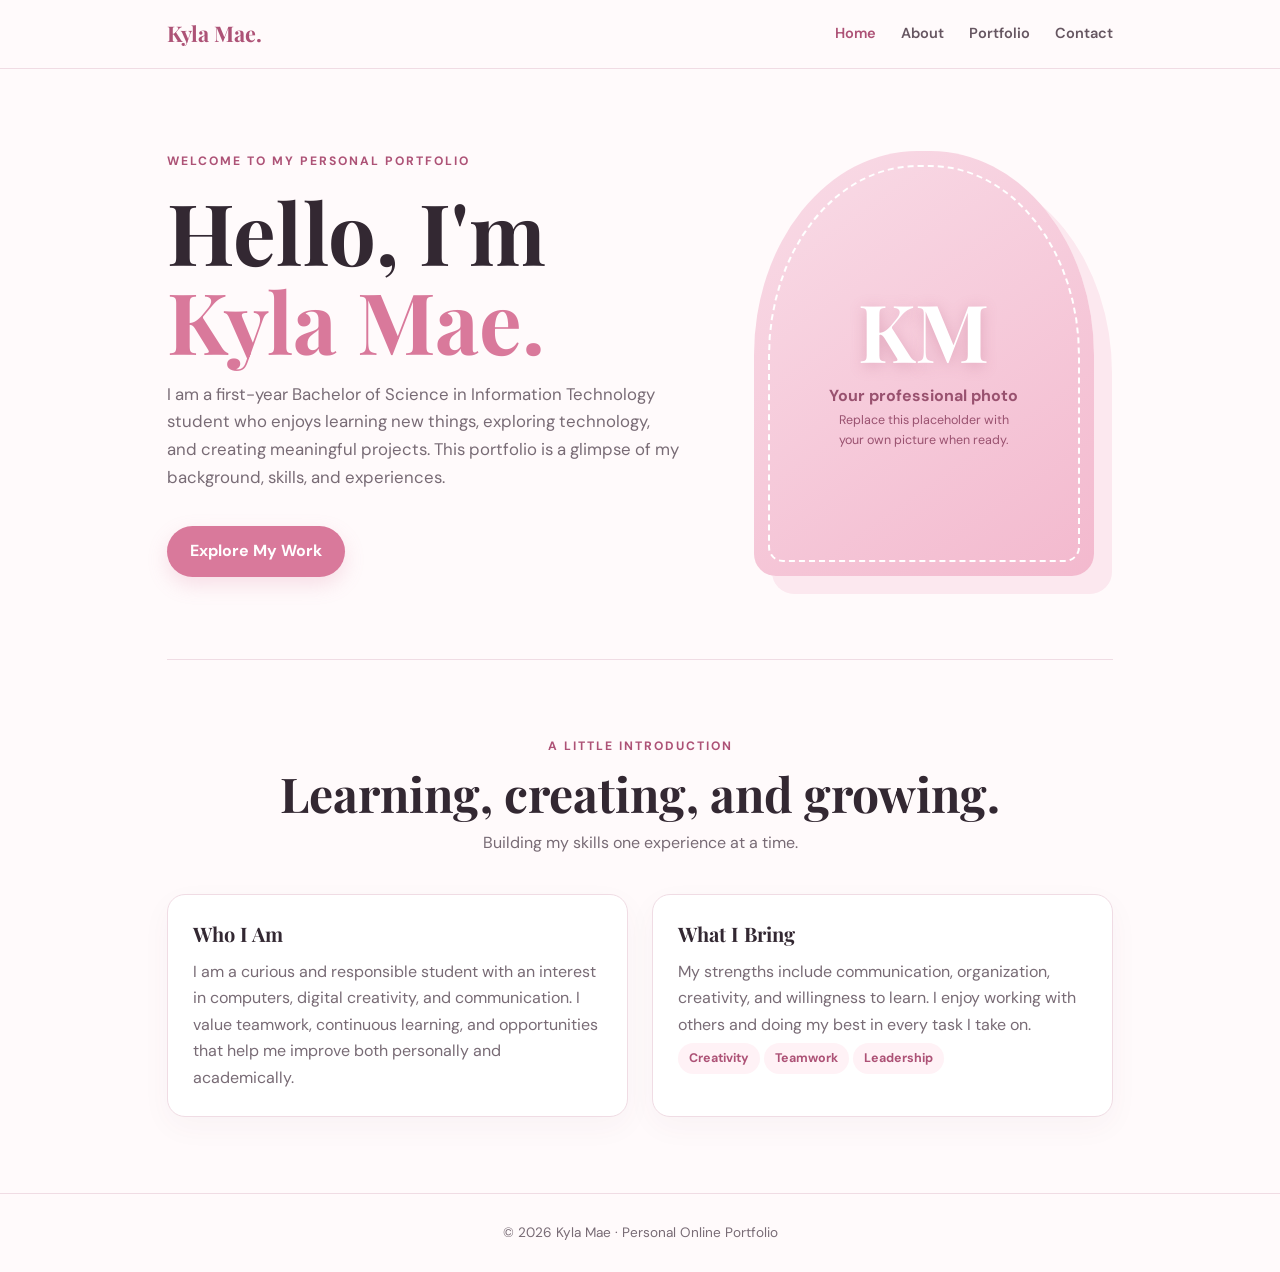
<file: index.html>
<!DOCTYPE html>
<html lang="en">
<head><meta charset="UTF-8"><meta name="viewport" content="width=device-width, initial-scale=1.0"><meta name="description" content="Kyla Mae's personal online portfolio."><title>Kyla Mae | Personal Portfolio</title><link rel="stylesheet" href="style.css"></head>
<body>
<header class="site-header"><div class="nav-wrap"><a class="brand" href="index.html">Kyla Mae.</a><nav aria-label="Main navigation"><a class="active" href="index.html">Home</a><a href="about.html">About</a><a href="portfolio.html">Portfolio</a><a href="contact.html">Contact</a></nav></div></header>
<main><section class="hero"><div><div class="eyebrow">Welcome to my personal portfolio</div><h1>Hello, I'm <span>Kyla Mae.</span></h1><p>I am a first-year Bachelor of Science in Information Technology student who enjoys learning new things, exploring technology, and creating meaningful projects. This portfolio is a glimpse of my background, skills, and experiences.</p><a class="button" href="portfolio.html">Explore My Work</a></div><div class="photo-card"><div class="photo-placeholder"><div class="initials">KM</div><strong>Your professional photo</strong><small>Replace this placeholder with your own picture when ready.</small></div></div></section>
<section class="section"><div class="section-heading"><div class="eyebrow">A little introduction</div><h2>Learning, creating, and growing.</h2><p>Building my skills one experience at a time.</p></div><div class="about-grid"><article class="panel"><h3>Who I Am</h3><p>I am a curious and responsible student with an interest in computers, digital creativity, and communication. I value teamwork, continuous learning, and opportunities that help me improve both personally and academically.</p></article><article class="panel"><h3>What I Bring</h3><p>My strengths include communication, organization, creativity, and willingness to learn. I enjoy working with others and doing my best in every task I take on.</p><div><span class="tag">Creativity</span><span class="tag">Teamwork</span><span class="tag">Leadership</span></div></article></div></section></main>
<footer>© 2026 Kyla Mae · Personal Online Portfolio</footer></body></html>
</file>
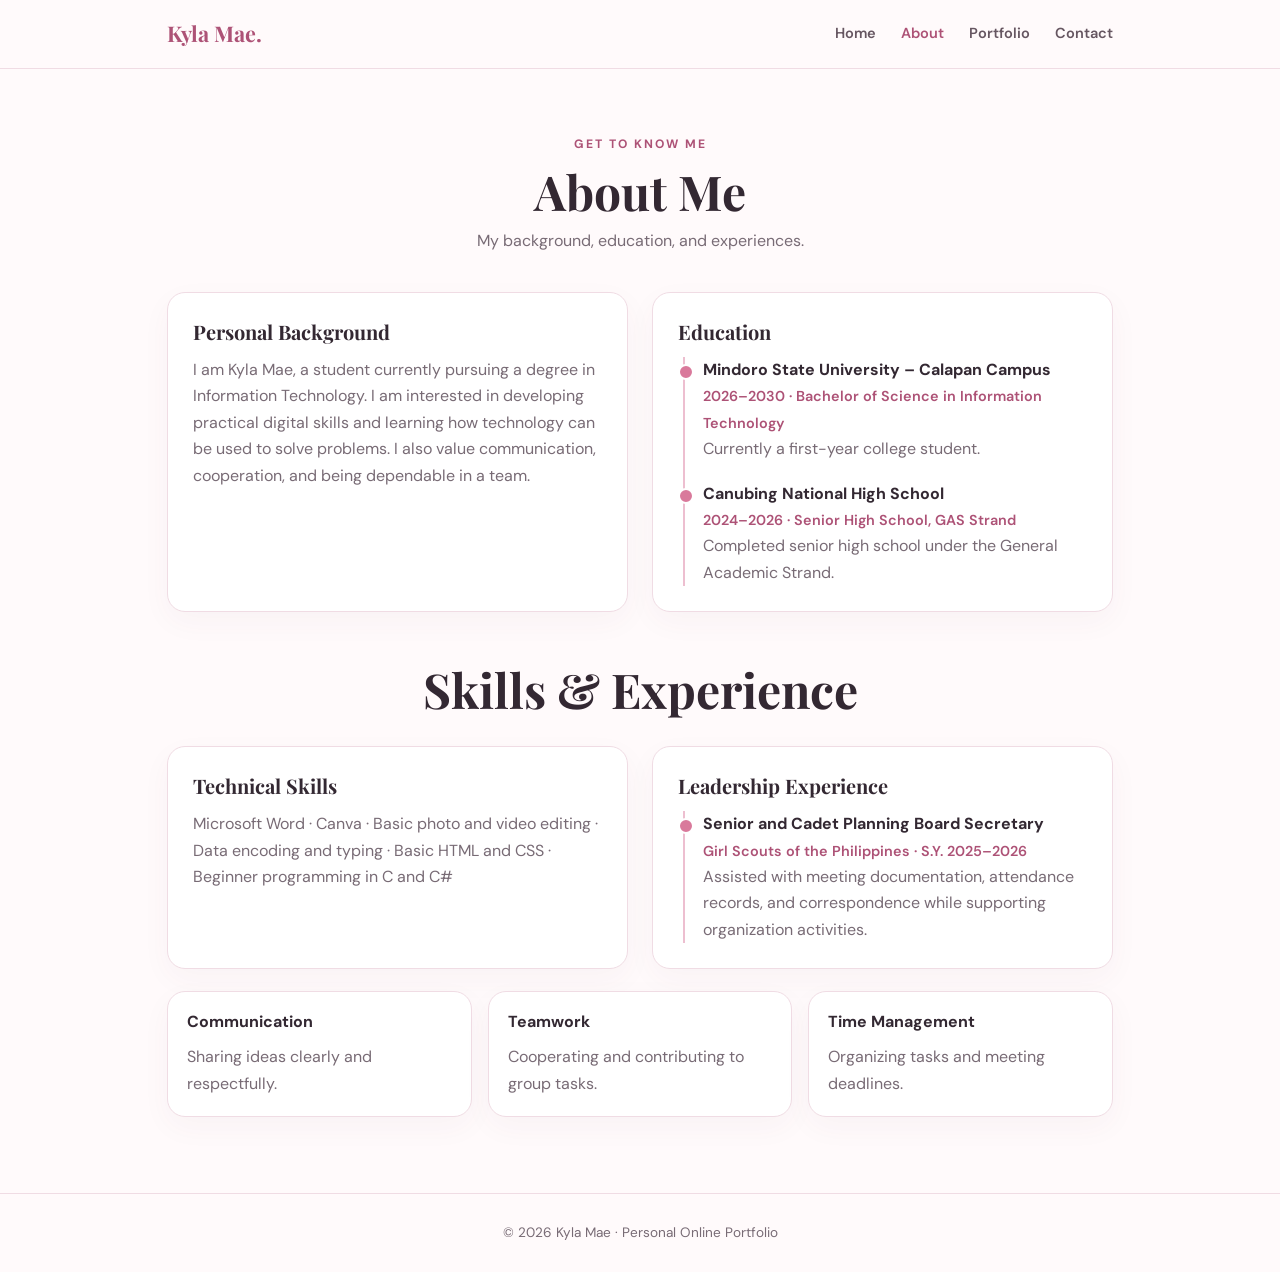
<file: about.html>
<!DOCTYPE html><html lang="en"><head><meta charset="UTF-8"><meta name="viewport" content="width=device-width, initial-scale=1.0"><title>About | Kyla Mae</title><link rel="stylesheet" href="style.css"></head><body>
<header class="site-header"><div class="nav-wrap"><a class="brand" href="index.html">Kyla Mae.</a><nav><a href="index.html">Home</a><a class="active" href="about.html">About</a><a href="portfolio.html">Portfolio</a><a href="contact.html">Contact</a></nav></div></header>
<main><section class="section" style="border:0;padding-top:65px"><div class="section-heading"><div class="eyebrow">Get to know me</div><h2>About Me</h2><p>My background, education, and experiences.</p></div><div class="about-grid"><article class="panel"><h3>Personal Background</h3><p>I am Kyla Mae, a student currently pursuing a degree in Information Technology. I am interested in developing practical digital skills and learning how technology can be used to solve problems. I also value communication, cooperation, and being dependable in a team.</p></article><article class="panel"><h3>Education</h3><div class="timeline-item"><strong>Mindoro State University – Calapan Campus</strong><span>2026–2030 · Bachelor of Science in Information Technology</span><p>Currently a first-year college student.</p></div><div class="timeline-item"><strong>Canubing National High School</strong><span>2024–2026 · Senior High School, GAS Strand</span><p>Completed senior high school under the General Academic Strand.</p></div></article></div><div class="section-heading" style="margin:45px 0 25px"><h2>Skills & Experience</h2></div><div class="about-grid"><article class="panel"><h3>Technical Skills</h3><p>Microsoft Word · Canva · Basic photo and video editing · Data encoding and typing · Basic HTML and CSS · Beginner programming in C and C#</p></article><article class="panel"><h3>Leadership Experience</h3><div class="timeline-item"><strong>Senior and Cadet Planning Board Secretary</strong><span>Girl Scouts of the Philippines · S.Y. 2025–2026</span><p>Assisted with meeting documentation, attendance records, and correspondence while supporting organization activities.</p></div></article></div><div class="skills"><div class="skill-card"><h3>Communication</h3><p>Sharing ideas clearly and respectfully.</p></div><div class="skill-card"><h3>Teamwork</h3><p>Cooperating and contributing to group tasks.</p></div><div class="skill-card"><h3>Time Management</h3><p>Organizing tasks and meeting deadlines.</p></div></div></section></main><footer>© 2026 Kyla Mae · Personal Online Portfolio</footer></body></html>
</file>
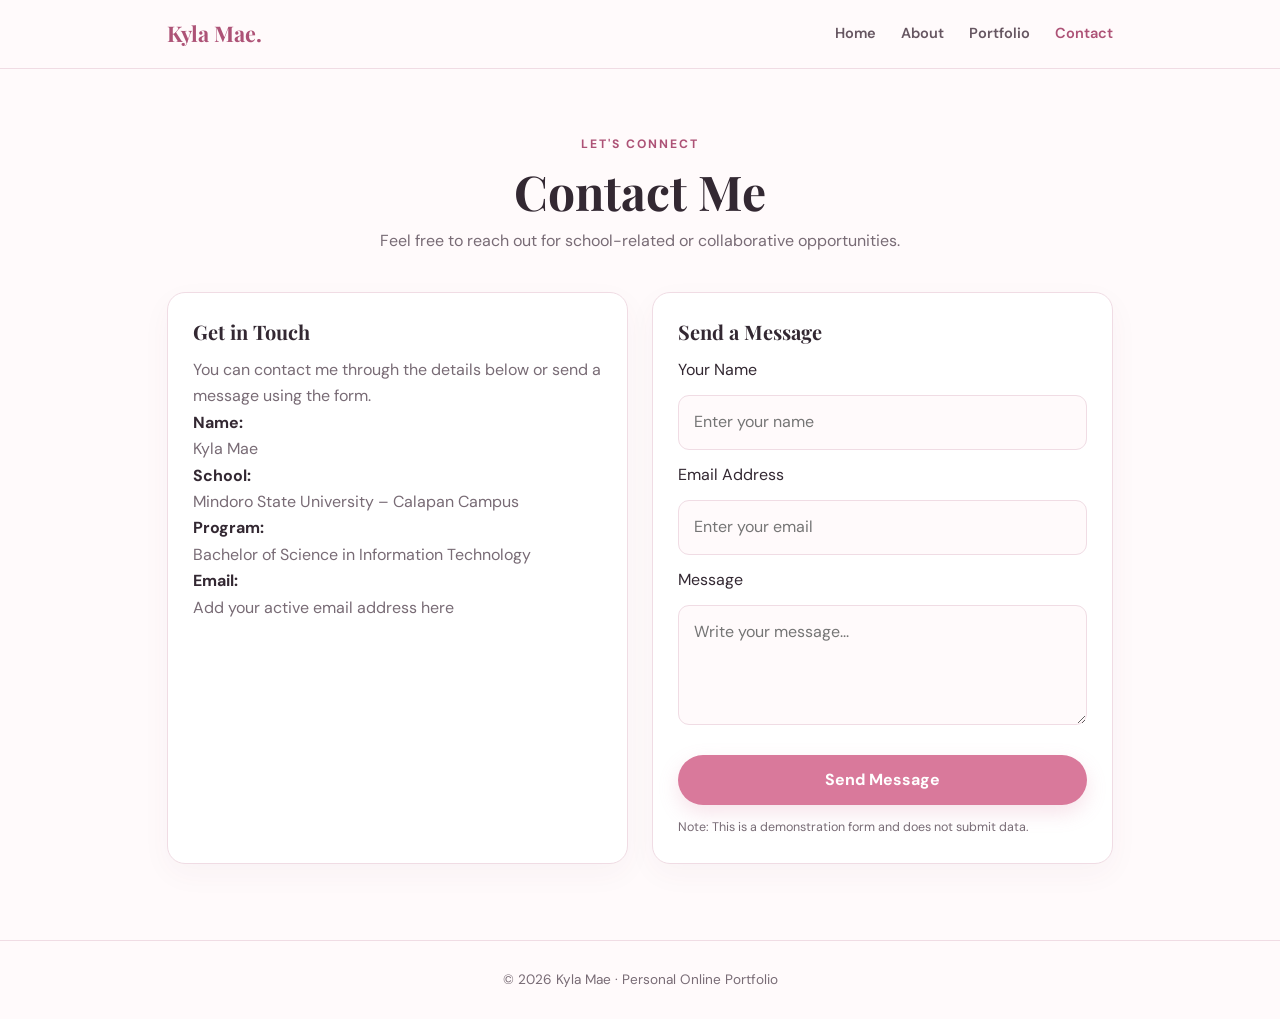
<file: contact.html>
<!DOCTYPE html><html lang="en"><head><meta charset="UTF-8"><meta name="viewport" content="width=device-width, initial-scale=1.0"><title>Contact | Kyla Mae</title><link rel="stylesheet" href="style.css"></head><body>
<header class="site-header"><div class="nav-wrap"><a class="brand" href="index.html">Kyla Mae.</a><nav><a href="index.html">Home</a><a href="about.html">About</a><a href="portfolio.html">Portfolio</a><a class="active" href="contact.html">Contact</a></nav></div></header>
<main><section class="section" style="border:0;padding-top:65px"><div class="section-heading"><div class="eyebrow">Let's connect</div><h2>Contact Me</h2><p>Feel free to reach out for school-related or collaborative opportunities.</p></div><div class="contact-grid"><article class="panel contact-info"><h3>Get in Touch</h3><p>You can contact me through the details below or send a message using the form.</p><p><strong>Name:</strong><br>Kyla Mae</p><p><strong>School:</strong><br>Mindoro State University – Calapan Campus</p><p><strong>Program:</strong><br>Bachelor of Science in Information Technology</p><p><strong>Email:</strong><br>Add your active email address here</p></article><article class="panel"><h3>Send a Message</h3><form onsubmit="event.preventDefault(); alert('Thank you for your message! This sample form is for portfolio display and does not send messages.');"><label for="name">Your Name</label><input id="name" name="name" type="text" placeholder="Enter your name" required><label for="email">Email Address</label><input id="email" name="email" type="email" placeholder="Enter your email" required><label for="message">Message</label><textarea id="message" name="message" placeholder="Write your message..." required></textarea><button class="button" type="submit">Send Message</button><p class="form-note">Note: This is a demonstration form and does not submit data.</p></form></article></div></section></main><footer>© 2026 Kyla Mae · Personal Online Portfolio</footer></body></html>
</file>
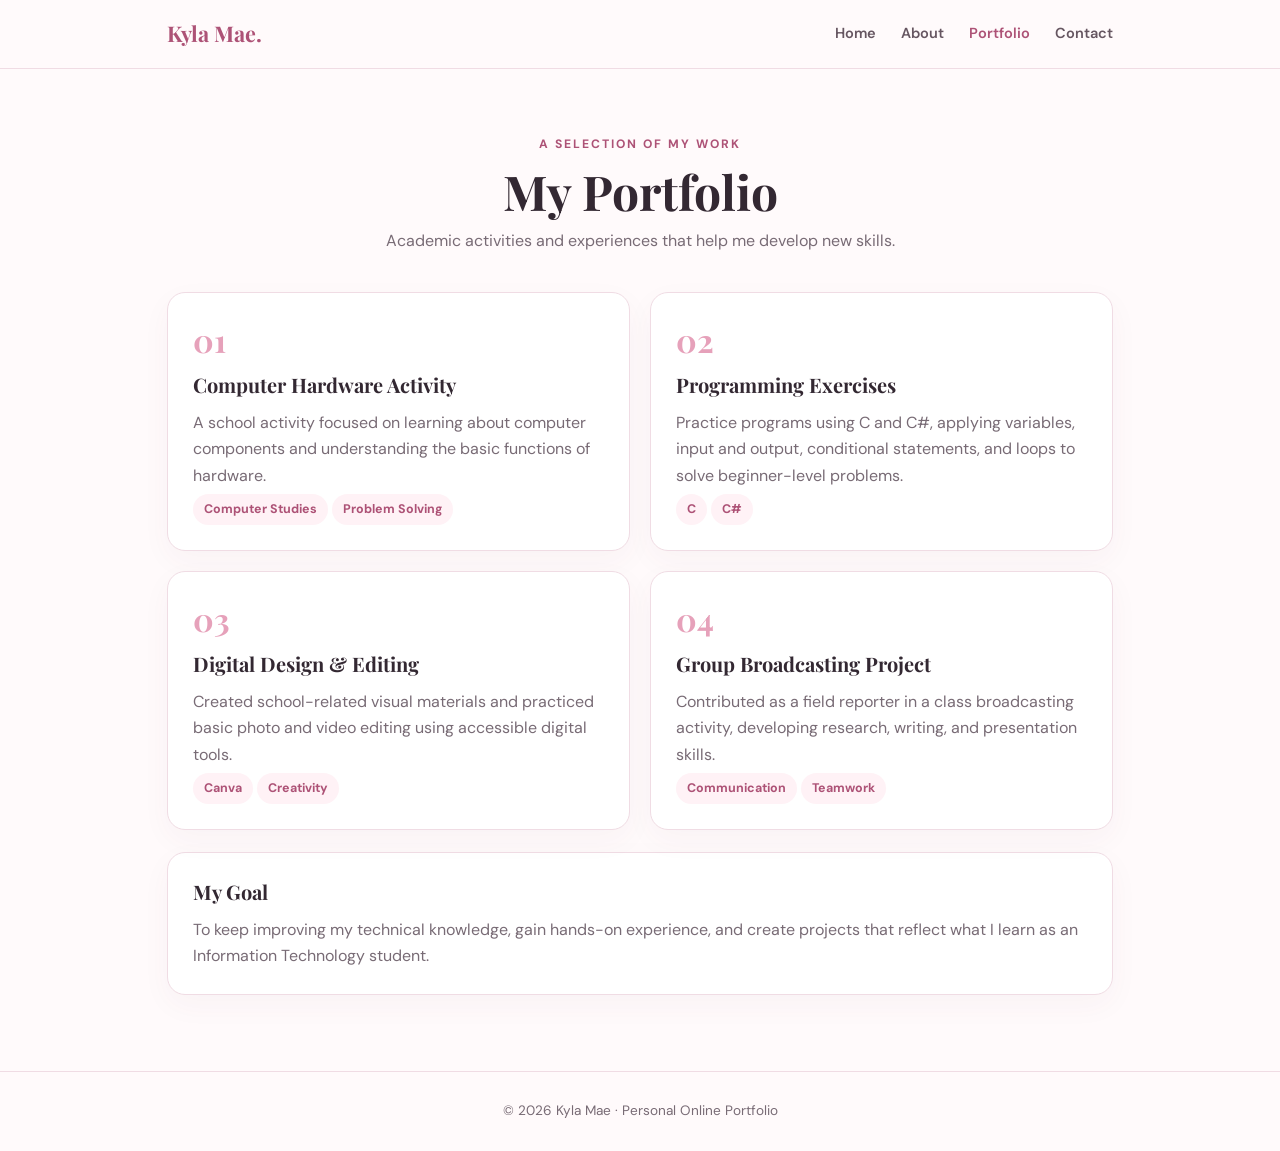
<file: portfolio.html>
<!DOCTYPE html><html lang="en"><head><meta charset="UTF-8"><meta name="viewport" content="width=device-width, initial-scale=1.0"><title>Portfolio | Kyla Mae</title><link rel="stylesheet" href="style.css"></head><body>
<header class="site-header"><div class="nav-wrap"><a class="brand" href="index.html">Kyla Mae.</a><nav><a href="index.html">Home</a><a href="about.html">About</a><a class="active" href="portfolio.html">Portfolio</a><a href="contact.html">Contact</a></nav></div></header>
<main><section class="section" style="border:0;padding-top:65px"><div class="section-heading"><div class="eyebrow">A selection of my work</div><h2>My Portfolio</h2><p>Academic activities and experiences that help me develop new skills.</p></div><div class="projects"><article class="project-card"><div class="project-number">01</div><h3>Computer Hardware Activity</h3><p>A school activity focused on learning about computer components and understanding the basic functions of hardware.</p><span class="tag">Computer Studies</span><span class="tag">Problem Solving</span></article><article class="project-card"><div class="project-number">02</div><h3>Programming Exercises</h3><p>Practice programs using C and C#, applying variables, input and output, conditional statements, and loops to solve beginner-level problems.</p><span class="tag">C</span><span class="tag">C#</span></article><article class="project-card"><div class="project-number">03</div><h3>Digital Design & Editing</h3><p>Created school-related visual materials and practiced basic photo and video editing using accessible digital tools.</p><span class="tag">Canva</span><span class="tag">Creativity</span></article><article class="project-card"><div class="project-number">04</div><h3>Group Broadcasting Project</h3><p>Contributed as a field reporter in a class broadcasting activity, developing research, writing, and presentation skills.</p><span class="tag">Communication</span><span class="tag">Teamwork</span></article></div><div class="panel" style="margin-top:22px"><h3>My Goal</h3><p>To keep improving my technical knowledge, gain hands-on experience, and create projects that reflect what I learn as an Information Technology student.</p></div></section></main><footer>© 2026 Kyla Mae · Personal Online Portfolio</footer></body></html>
</file>
<file: style.css>
@import url('https://fonts.googleapis.com/css2?family=DM+Sans:wght@400;500;600;700&family=Playfair+Display:wght@600;700&display=swap');
:root{--pink:#d9799b;--pink-dark:#ad5276;--blush:#fff2f6;--ink:#332832;--muted:#786b75;--line:#f0dce4;--white:#fff}
*{box-sizing:border-box}html{scroll-behavior:smooth}body{margin:0;background:#fffafb;color:var(--ink);font-family:'DM Sans',Arial,sans-serif;line-height:1.65}a{color:inherit;text-decoration:none}.site-header{position:sticky;top:0;z-index:10;background:rgba(255,250,251,.94);backdrop-filter:blur(12px);border-bottom:1px solid var(--line)}.nav-wrap{max-width:1100px;margin:auto;padding:16px 6%;display:flex;align-items:center;justify-content:space-between;gap:20px}.brand{font-family:'Playfair Display',Georgia,serif;font-size:1.35rem;font-weight:700;color:var(--pink-dark)}nav{display:flex;gap:25px;flex-wrap:wrap}nav a{font-size:.91rem;font-weight:600;color:#665661}nav a:hover,nav a.active{color:var(--pink-dark)}main{max-width:1100px;margin:auto;padding:0 6%}.hero{min-height:590px;display:grid;grid-template-columns:1.15fr .85fr;align-items:center;gap:55px;padding:70px 0}.eyebrow{color:var(--pink-dark);font-weight:700;letter-spacing:2px;text-transform:uppercase;font-size:.76rem}.hero h1{font:700 clamp(3rem,7vw,5.3rem)/1.05 'Playfair Display',Georgia,serif;margin:15px 0}.hero h1 span{color:var(--pink)}.hero p{max-width:570px;color:var(--muted);font-size:1.05rem}.button{display:inline-block;margin-top:18px;background:var(--pink);color:white;padding:12px 23px;border-radius:30px;font-weight:700;box-shadow:0 8px 20px #d9799b35}.button:hover{background:var(--pink-dark)}.photo-card{justify-self:center;width:min(100%,340px);aspect-ratio:4/5;border-radius:48% 48% 22px 22px;background:linear-gradient(145deg,#f9dce7,#f3b9ce);padding:14px;box-shadow:18px 18px 0 #fce8ef}.photo-placeholder{height:100%;border:2px dashed #fff;border-radius:48% 48% 15px 15px;display:flex;flex-direction:column;align-items:center;justify-content:center;text-align:center;color:#99516f;padding:25px}.photo-placeholder .initials{font:700 5rem 'Playfair Display',Georgia,serif;color:white;text-shadow:0 3px 15px #b65c7d55}.photo-placeholder small{font-size:.78rem;max-width:180px}.section{padding:76px 0;border-top:1px solid var(--line)}.section-heading{text-align:center;margin-bottom:38px}.section-heading h2{font:700 clamp(2rem,4vw,3rem) 'Playfair Display',Georgia,serif;margin:5px 0}.section-heading p{color:var(--muted);margin:0}.about-grid,.contact-grid{display:grid;grid-template-columns:1fr 1fr;gap:24px}.panel,.project-card,.skill-card{background:white;border:1px solid var(--line);border-radius:18px;padding:25px;box-shadow:0 10px 30px #5c34400a}.panel h3,.project-card h3,.skill-card h3{font:700 1.25rem 'Playfair Display',Georgia,serif;margin:0 0 12px}.panel p,.project-card p,.skill-card p{color:var(--muted);margin:0}.timeline-item{padding:0 0 18px 18px;border-left:2px solid #edbfd0;margin-left:5px;position:relative}.timeline-item:last-child{padding-bottom:0}.timeline-item:before{content:'';position:absolute;left:-7px;top:7px;width:12px;height:12px;background:var(--pink);border:2px solid white;border-radius:50%}.timeline-item strong{display:block}.timeline-item span{color:var(--pink-dark);font-size:.9rem;font-weight:600}.skills{display:grid;grid-template-columns:repeat(3,1fr);gap:16px;margin-top:22px}.skill-card{padding:19px}.skill-card h3{font-family:'DM Sans',sans-serif;font-size:1rem}.tag{display:inline-block;background:var(--blush);color:var(--pink-dark);padding:5px 11px;border-radius:20px;font-size:.78rem;font-weight:700;margin:5px 4px 0 0}.projects{display:grid;grid-template-columns:repeat(2,1fr);gap:20px}.project-number{font:700 2rem 'Playfair Display',Georgia,serif;color:#e6a1ba;margin-bottom:10px}.project-card{min-height:190px}.project-card p{margin-top:7px}.contact-info p{color:var(--muted)}.contact-info strong{color:var(--ink)}form{display:grid;gap:12px}input,textarea{width:100%;padding:13px 15px;border:1px solid var(--line);border-radius:11px;background:#fffafb;font:inherit;color:var(--ink)}textarea{min-height:120px;resize:vertical}button{border:0;cursor:pointer;font:inherit}.form-note{font-size:.78rem;color:var(--muted)}footer{text-align:center;padding:28px 15px;color:var(--muted);font-size:.85rem;border-top:1px solid var(--line)}
@media(max-width:700px){.nav-wrap{align-items:flex-start;flex-direction:column;gap:8px}nav{gap:15px}.hero{grid-template-columns:1fr;text-align:center;padding:55px 0}.hero p{margin-left:auto;margin-right:auto}.photo-card{width:230px;grid-row:1}.about-grid,.contact-grid,.projects{grid-template-columns:1fr}.skills{grid-template-columns:1fr 1fr}.section{padding:55px 0}}
</file>
